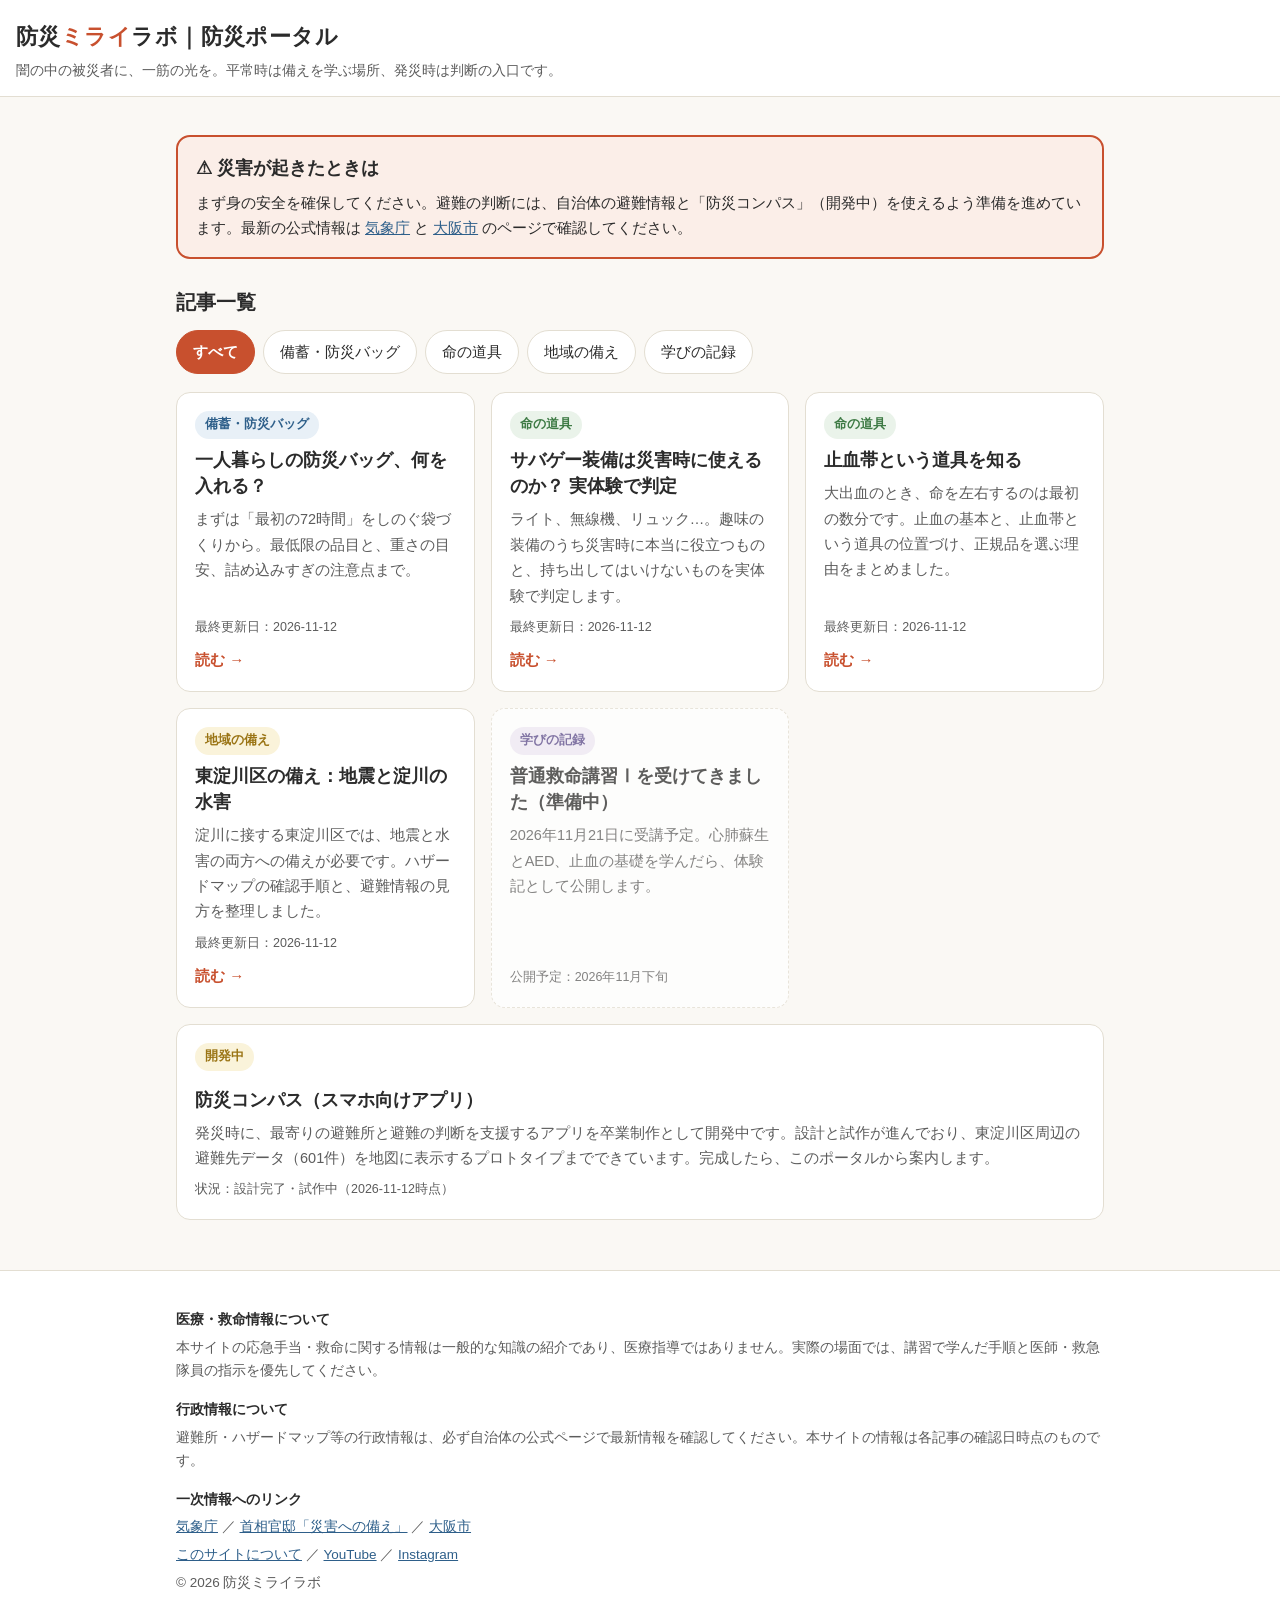
<file: index.html>
<!DOCTYPE html>
<html lang="ja">
<head>
<meta charset="UTF-8">
<meta name="viewport" content="width=device-width, initial-scale=1">
<title>防災ミライラボ｜防災ポータル</title>
<meta name="description" content="平常時は備えを学び、発災時は判断の材料にすぐたどり着くための防災ポータル。大阪市東淀川区を中心に、実体験と公的情報をもとにまとめています。">
<link rel="icon" href="favicon.png">
<link rel="apple-touch-icon" href="favicon.png">
<meta property="og:type" content="website">
<meta property="og:site_name" content="防災ミライラボ｜防災ポータル">
<meta property="og:title" content="防災ミライラボ｜防災ポータル">
<meta property="og:description" content="">
<meta property="og:url" content="https://beeazy0721-pixel.github.io/bousai-portal/">
<meta property="og:image" content="https://beeazy0721-pixel.github.io/bousai-portal/favicon.png">
<link rel="stylesheet" href="style.css">
</head>
<body>
<header class="site">
  <div class="brand">防災<span>ミライ</span>ラボ｜防災ポータル</div>
  <div class="tagline">闇の中の被災者に、一筋の光を。平常時は備えを学ぶ場所、発災時は判断の入口です。</div>
</header>
<main>
  <div class="emergency">
    <div class="big">⚠ 災害が起きたときは</div>
    <p>まず身の安全を確保してください。避難の判断には、自治体の避難情報と「防災コンパス」（開発中）を使えるよう準備を進めています。最新の公式情報は <a href="https://www.jma.go.jp/" target="_blank" rel="noopener">気象庁</a> と <a href="https://www.city.osaka.lg.jp/" target="_blank" rel="noopener">大阪市</a> のページで確認してください。</p>
  </div>

  <h1 style="font-size:20px;margin:0 0 4px;">記事一覧</h1>
  <div class="filters" id="filters">
    <button class="active" data-filter="all">すべて</button>
    <button data-filter="bag">備蓄・防災バッグ</button>
    <button data-filter="gear">命の道具</button>
    <button data-filter="region">地域の備え</button>
    <button data-filter="learn">学びの記録</button>
  </div>

  <div class="grid" id="grid">
    <div class="card" data-cat="bag">
      <span class="cat cat-bag">備蓄・防災バッグ</span>
      <h2><a href="articles/bag.html">一人暮らしの防災バッグ、何を入れる？</a></h2>
      <p>まずは「最初の72時間」をしのぐ袋づくりから。最低限の品目と、重さの目安、詰め込みすぎの注意点まで。</p>
      <div class="meta">最終更新日：2026-11-12</div>
      <a class="go" href="articles/bag.html">読む →</a>
    </div>
    <div class="card" data-cat="gear">
      <span class="cat cat-gear">命の道具</span>
      <h2><a href="articles/gear.html">サバゲー装備は災害時に使えるのか？ 実体験で判定</a></h2>
      <p>ライト、無線機、リュック…。趣味の装備のうち災害時に本当に役立つものと、持ち出してはいけないものを実体験で判定します。</p>
      <div class="meta">最終更新日：2026-11-12</div>
      <a class="go" href="articles/gear.html">読む →</a>
    </div>
    <div class="card" data-cat="gear">
      <span class="cat cat-gear">命の道具</span>
      <h2><a href="articles/tourniquet.html">止血帯という道具を知る</a></h2>
      <p>大出血のとき、命を左右するのは最初の数分です。止血の基本と、止血帯という道具の位置づけ、正規品を選ぶ理由をまとめました。</p>
      <div class="meta">最終更新日：2026-11-12</div>
      <a class="go" href="articles/tourniquet.html">読む →</a>
    </div>
    <div class="card" data-cat="region">
      <span class="cat cat-region">地域の備え</span>
      <h2><a href="articles/higashiyodogawa.html">東淀川区の備え：地震と淀川の水害</a></h2>
      <p>淀川に接する東淀川区では、地震と水害の両方への備えが必要です。ハザードマップの確認手順と、避難情報の見方を整理しました。</p>
      <div class="meta">最終更新日：2026-11-12</div>
      <a class="go" href="articles/higashiyodogawa.html">読む →</a>
    </div>
    <div class="card soon" data-cat="learn">
      <span class="cat cat-learn">学びの記録</span>
      <h2>普通救命講習Ⅰを受けてきました（準備中）</h2>
      <p>2026年11月21日に受講予定。心肺蘇生とAED、止血の基礎を学んだら、体験記として公開します。</p>
      <div class="meta">公開予定：2026年11月下旬</div>
    </div>
  </div>

  <section class="card" style="margin-top:16px;">
    <span class="cat cat-region">開発中</span>
    <h2 style="margin-top:8px;">防災コンパス（スマホ向けアプリ）</h2>
    <p>発災時に、最寄りの避難所と避難の判断を支援するアプリを卒業制作として開発中です。設計と試作が進んでおり、東淀川区周辺の避難先データ（601件）を地図に表示するプロトタイプまでできています。完成したら、このポータルから案内します。</p>
    <div class="meta">状況：設計完了・試作中（2026-11-12時点）</div>
  </section>
</main>
<footer class="site">
  <div class="inner">
    <h3>医療・救命情報について</h3>
    <p>本サイトの応急手当・救命に関する情報は一般的な知識の紹介であり、医療指導ではありません。実際の場面では、講習で学んだ手順と医師・救急隊員の指示を優先してください。</p>
    <h3>行政情報について</h3>
    <p>避難所・ハザードマップ等の行政情報は、必ず自治体の公式ページで最新情報を確認してください。本サイトの情報は各記事の確認日時点のものです。</p>
    <h3>一次情報へのリンク</h3>
    <p><a href="https://www.jma.go.jp/" target="_blank" rel="noopener">気象庁</a> ／ <a href="https://www.kantei.go.jp/jp/headline/bousai/sonae.html" target="_blank" rel="noopener">首相官邸「災害への備え」</a> ／ <a href="https://www.city.osaka.lg.jp/" target="_blank" rel="noopener">大阪市</a></p>
    <p><a href="about.html">このサイトについて</a> ／ <a href="https://www.youtube.com/@bousai-mirai-lab" target="_blank" rel="noopener">YouTube</a> ／ <a href="https://www.instagram.com/bousai.mirai.lab" target="_blank" rel="noopener">Instagram</a></p>
    <p>© 2026 防災ミライラボ</p>
  </div>
</footer>
<script src="script.js"></script>
</body>
</html>
</file>
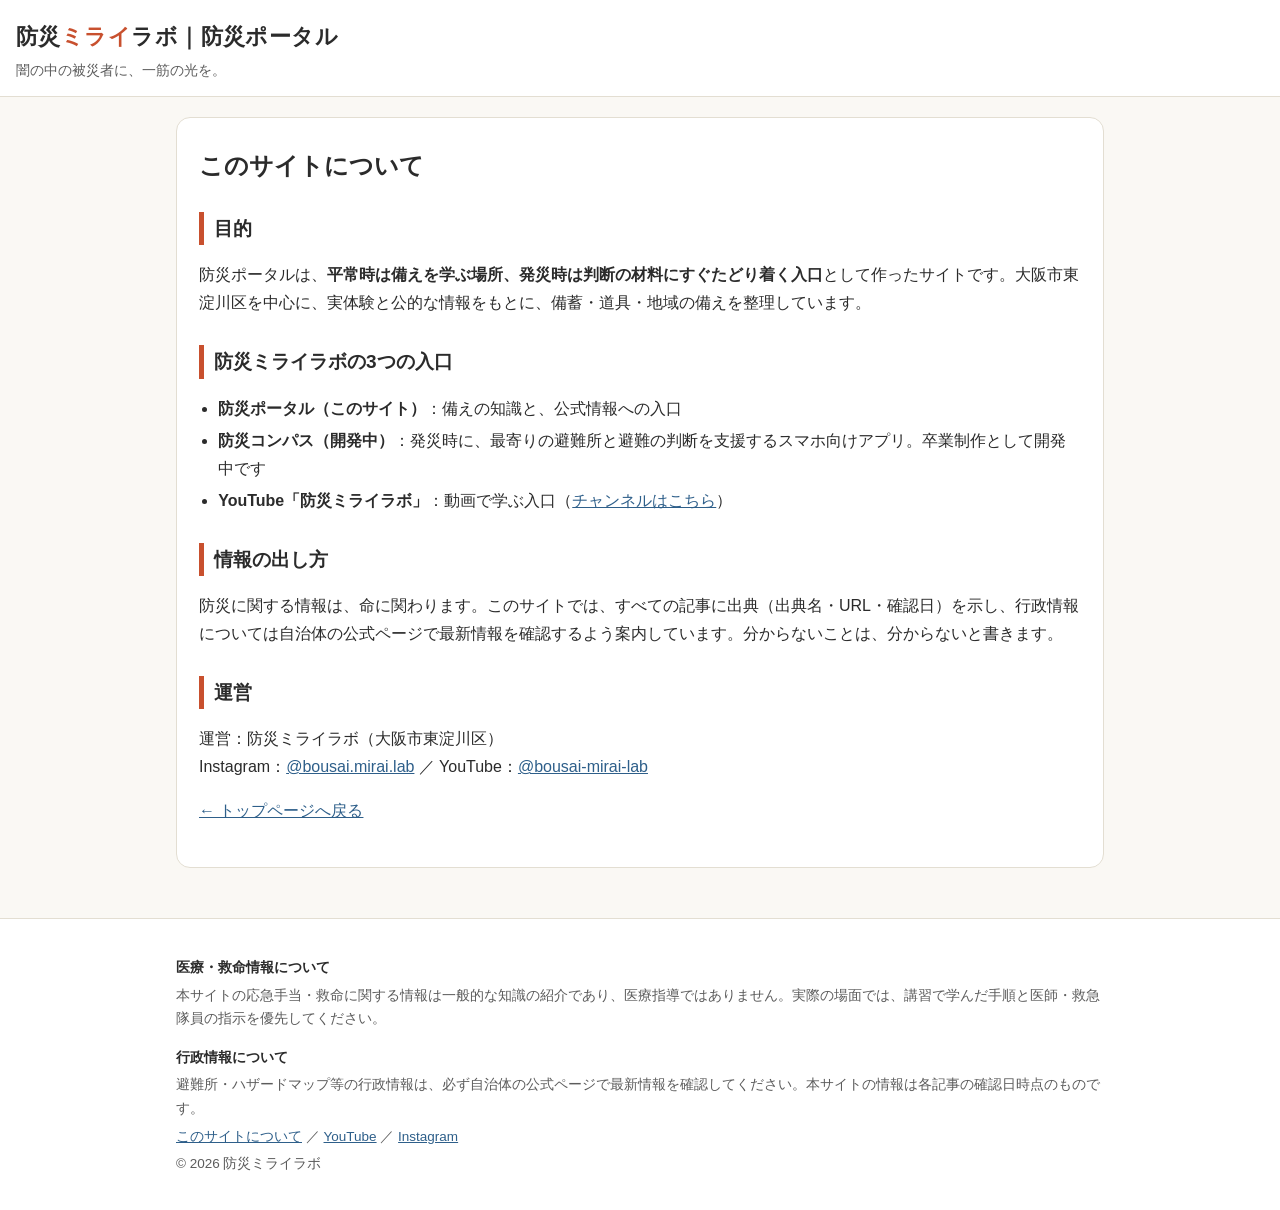
<file: about.html>
<!DOCTYPE html>
<html lang="ja">
<head>
<meta charset="UTF-8">
<meta name="viewport" content="width=device-width, initial-scale=1">
<title>このサイトについて｜防災ミライラボ</title>
<meta name="description" content="防災ポータル（防災ミライラボ）の目的、運営、出処の示し方について。">
<link rel="icon" href="favicon.png">
<link rel="apple-touch-icon" href="favicon.png">
<meta property="og:type" content="website">
<meta property="og:site_name" content="防災ミライラボ｜防災ポータル">
<meta property="og:title" content="このサイトについて｜防災ミライラボ">
<meta property="og:description" content="防災ポータル（防災ミライラボ）の目的、運営、出処の示し方について。">
<meta property="og:url" content="https://beeazy0721-pixel.github.io/bousai-portal/about.html">
<meta property="og:image" content="https://beeazy0721-pixel.github.io/bousai-portal/favicon.png">
<link rel="stylesheet" href="style.css">
</head>
<body>
<header class="site">
  <div class="brand">防災<span>ミライ</span>ラボ｜防災ポータル</div>
  <div class="tagline">闇の中の被災者に、一筋の光を。</div>
</header>
<main>
<article class="page">
  <h1>このサイトについて</h1>

  <h2>目的</h2>
  <p>防災ポータルは、<strong>平常時は備えを学ぶ場所、発災時は判断の材料にすぐたどり着く入口</strong>として作ったサイトです。大阪市東淀川区を中心に、実体験と公的な情報をもとに、備蓄・道具・地域の備えを整理しています。</p>

  <h2>防災ミライラボの3つの入口</h2>
  <ul>
    <li><strong>防災ポータル（このサイト）</strong>：備えの知識と、公式情報への入口</li>
    <li><strong>防災コンパス（開発中）</strong>：発災時に、最寄りの避難所と避難の判断を支援するスマホ向けアプリ。卒業制作として開発中です</li>
    <li><strong>YouTube「防災ミライラボ」</strong>：動画で学ぶ入口（<a href="https://www.youtube.com/@bousai-mirai-lab" target="_blank" rel="noopener">チャンネルはこちら</a>）</li>
  </ul>

  <h2>情報の出し方</h2>
  <p>防災に関する情報は、命に関わります。このサイトでは、すべての記事に出典（出典名・URL・確認日）を示し、行政情報については自治体の公式ページで最新情報を確認するよう案内しています。分からないことは、分からないと書きます。</p>

  <h2>運営</h2>
  <p>運営：防災ミライラボ（大阪市東淀川区）<br>
  Instagram：<a href="https://www.instagram.com/bousai.mirai.lab" target="_blank" rel="noopener">@bousai.mirai.lab</a> ／ YouTube：<a href="https://www.youtube.com/@bousai-mirai-lab" target="_blank" rel="noopener">@bousai-mirai-lab</a></p>

  <p><a href="index.html">← トップページへ戻る</a></p>
</article>
</main>
<footer class="site">
  <div class="inner">
    <h3>医療・救命情報について</h3>
    <p>本サイトの応急手当・救命に関する情報は一般的な知識の紹介であり、医療指導ではありません。実際の場面では、講習で学んだ手順と医師・救急隊員の指示を優先してください。</p>
    <h3>行政情報について</h3>
    <p>避難所・ハザードマップ等の行政情報は、必ず自治体の公式ページで最新情報を確認してください。本サイトの情報は各記事の確認日時点のものです。</p>
    <p><a href="about.html">このサイトについて</a> ／ <a href="https://www.youtube.com/@bousai-mirai-lab" target="_blank" rel="noopener">YouTube</a> ／ <a href="https://www.instagram.com/bousai.mirai.lab" target="_blank" rel="noopener">Instagram</a></p>
    <p>© 2026 防災ミライラボ</p>
  </div>
</footer>
</body>
</html>
</file>
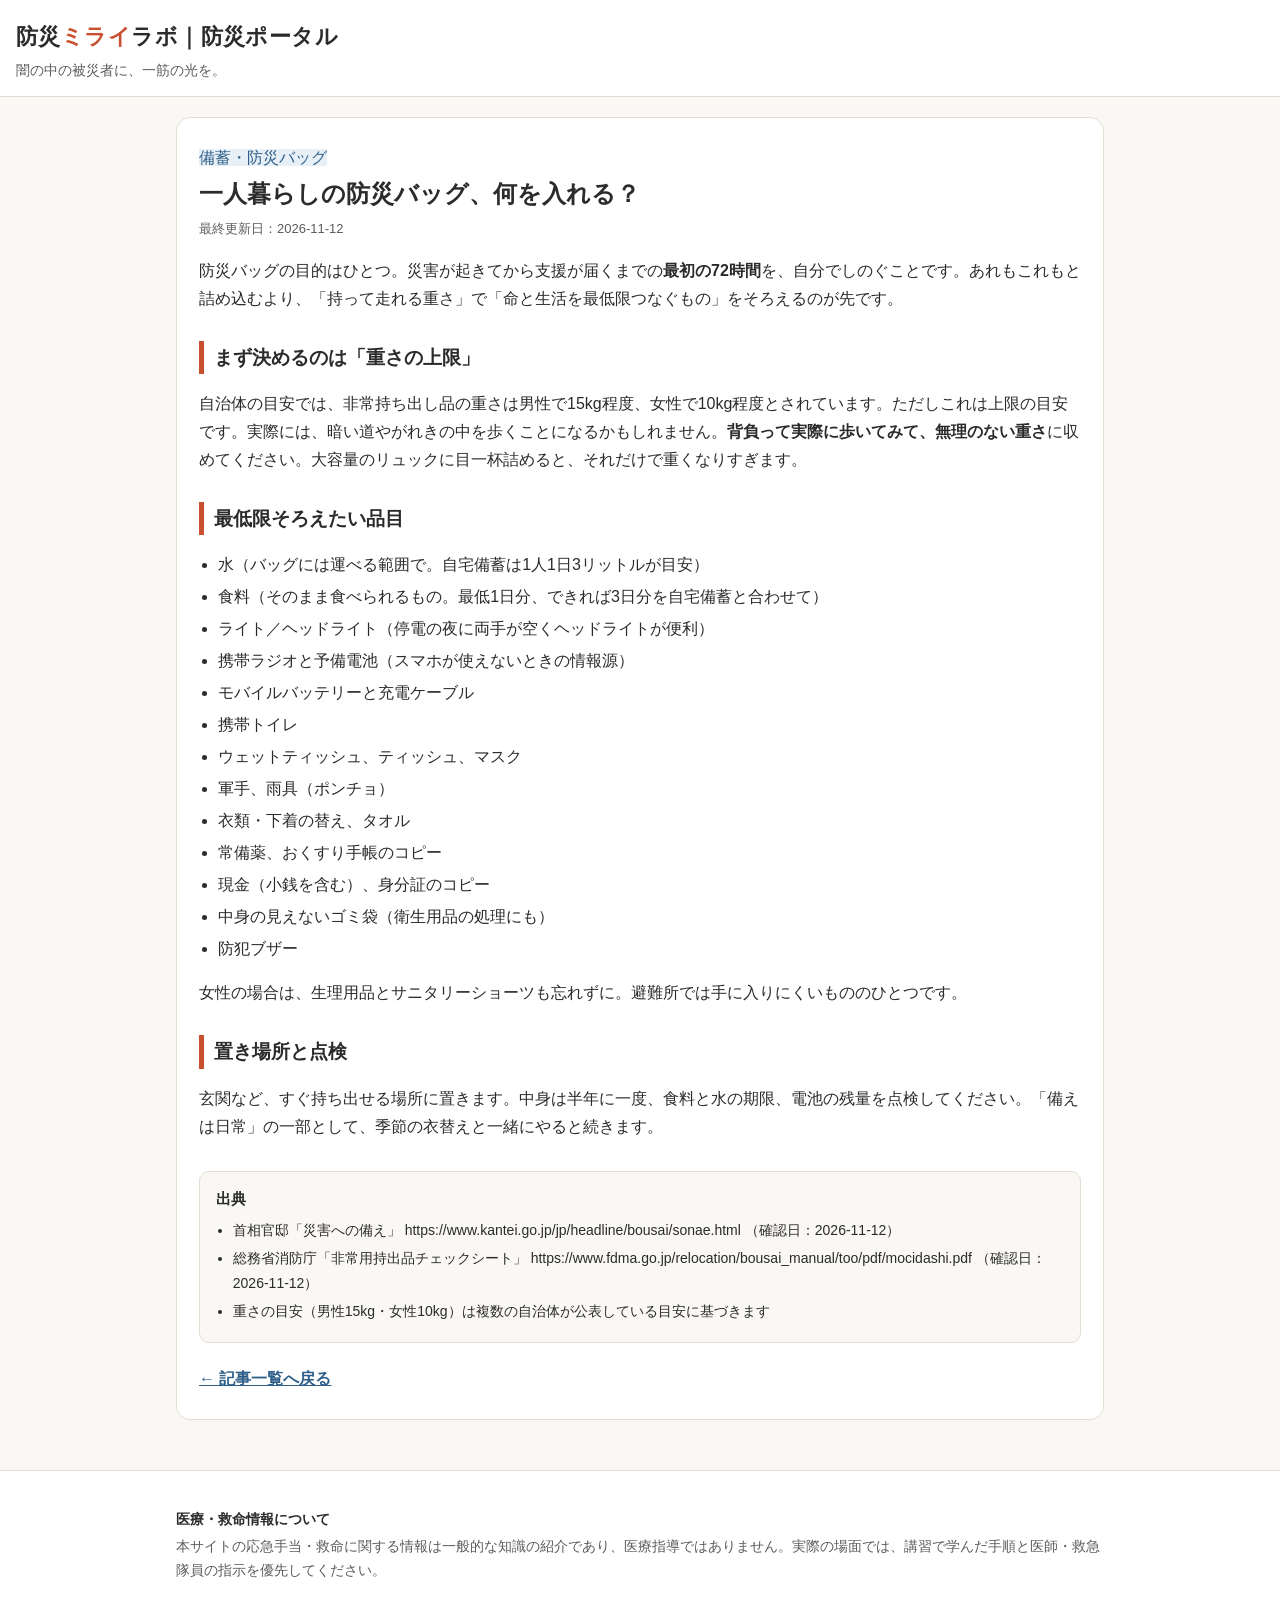
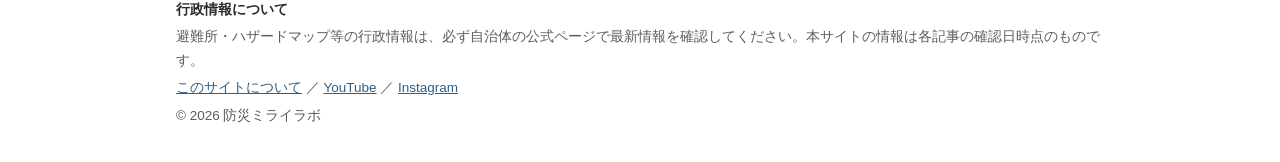
<file: articles/bag.html>
<!DOCTYPE html>
<html lang="ja">
<head>
<meta charset="UTF-8">
<meta name="viewport" content="width=device-width, initial-scale=1">
<title>一人暮らしの防災バッグ、何を入れる？｜防災ミライラボ</title>
<meta name="description" content="最初の72時間をしのぐ防災バッグづくり。最低限の品目と重さの目安、詰め込みすぎの注意点をまとめました。">
<link rel="icon" href="../favicon.png">
<link rel="apple-touch-icon" href="../favicon.png">
<meta property="og:type" content="article">
<meta property="og:site_name" content="防災ミライラボ｜防災ポータル">
<meta property="og:title" content="一人暮らしの防災バッグ、何を入れる？｜防災ミライラボ">
<meta property="og:description" content="最初の72時間をしのぐ防災バッグづくり。最低限の品目と重さの目安、詰め込みすぎの注意点をまとめました。">
<meta property="og:url" content="https://beeazy0721-pixel.github.io/bousai-portal/articles/bag.html">
<meta property="og:image" content="https://beeazy0721-pixel.github.io/bousai-portal/favicon.png">
<link rel="stylesheet" href="../style.css">
</head>
<body>
<header class="site">
  <div class="brand">防災<span>ミライ</span>ラボ｜防災ポータル</div>
  <div class="tagline">闇の中の被災者に、一筋の光を。</div>
</header>
<main>
<article class="page">
  <span class="cat cat-bag">備蓄・防災バッグ</span>
  <h1>一人暮らしの防災バッグ、何を入れる？</h1>
  <div class="meta">最終更新日：2026-11-12</div>

  <p>防災バッグの目的はひとつ。災害が起きてから支援が届くまでの<strong>最初の72時間</strong>を、自分でしのぐことです。あれもこれもと詰め込むより、「持って走れる重さ」で「命と生活を最低限つなぐもの」をそろえるのが先です。</p>

  <h2>まず決めるのは「重さの上限」</h2>
  <p>自治体の目安では、非常持ち出し品の重さは男性で15kg程度、女性で10kg程度とされています。ただしこれは上限の目安です。実際には、暗い道やがれきの中を歩くことになるかもしれません。<strong>背負って実際に歩いてみて、無理のない重さ</strong>に収めてください。大容量のリュックに目一杯詰めると、それだけで重くなりすぎます。</p>

  <h2>最低限そろえたい品目</h2>
  <ul>
    <li>水（バッグには運べる範囲で。自宅備蓄は1人1日3リットルが目安）</li>
    <li>食料（そのまま食べられるもの。最低1日分、できれば3日分を自宅備蓄と合わせて）</li>
    <li>ライト／ヘッドライト（停電の夜に両手が空くヘッドライトが便利）</li>
    <li>携帯ラジオと予備電池（スマホが使えないときの情報源）</li>
    <li>モバイルバッテリーと充電ケーブル</li>
    <li>携帯トイレ</li>
    <li>ウェットティッシュ、ティッシュ、マスク</li>
    <li>軍手、雨具（ポンチョ）</li>
    <li>衣類・下着の替え、タオル</li>
    <li>常備薬、おくすり手帳のコピー</li>
    <li>現金（小銭を含む）、身分証のコピー</li>
    <li>中身の見えないゴミ袋（衛生用品の処理にも）</li>
    <li>防犯ブザー</li>
  </ul>
  <p>女性の場合は、生理用品とサニタリーショーツも忘れずに。避難所では手に入りにくいもののひとつです。</p>

  <h2>置き場所と点検</h2>
  <p>玄関など、すぐ持ち出せる場所に置きます。中身は半年に一度、食料と水の期限、電池の残量を点検してください。「備えは日常」の一部として、季節の衣替えと一緒にやると続きます。</p>

  <div class="sources">
    <h3>出典</h3>
    <ul>
      <li>首相官邸「災害への備え」 https://www.kantei.go.jp/jp/headline/bousai/sonae.html （確認日：2026-11-12）</li>
      <li>総務省消防庁「非常用持出品チェックシート」 https://www.fdma.go.jp/relocation/bousai_manual/too/pdf/mocidashi.pdf （確認日：2026-11-12）</li>
      <li>重さの目安（男性15kg・女性10kg）は複数の自治体が公表している目安に基づきます</li>
    </ul>
  </div>
  <a class="back" href="../index.html">← 記事一覧へ戻る</a>
</article>
</main>
<footer class="site">
  <div class="inner">
    <h3>医療・救命情報について</h3>
    <p>本サイトの応急手当・救命に関する情報は一般的な知識の紹介であり、医療指導ではありません。実際の場面では、講習で学んだ手順と医師・救急隊員の指示を優先してください。</p>
    <h3>行政情報について</h3>
    <p>避難所・ハザードマップ等の行政情報は、必ず自治体の公式ページで最新情報を確認してください。本サイトの情報は各記事の確認日時点のものです。</p>
    <p><a href="../about.html">このサイトについて</a> ／ <a href="https://www.youtube.com/@bousai-mirai-lab" target="_blank" rel="noopener">YouTube</a> ／ <a href="https://www.instagram.com/bousai.mirai.lab" target="_blank" rel="noopener">Instagram</a></p>
    <p>© 2026 防災ミライラボ</p>
  </div>
</footer>
</body>
</html>
</file>
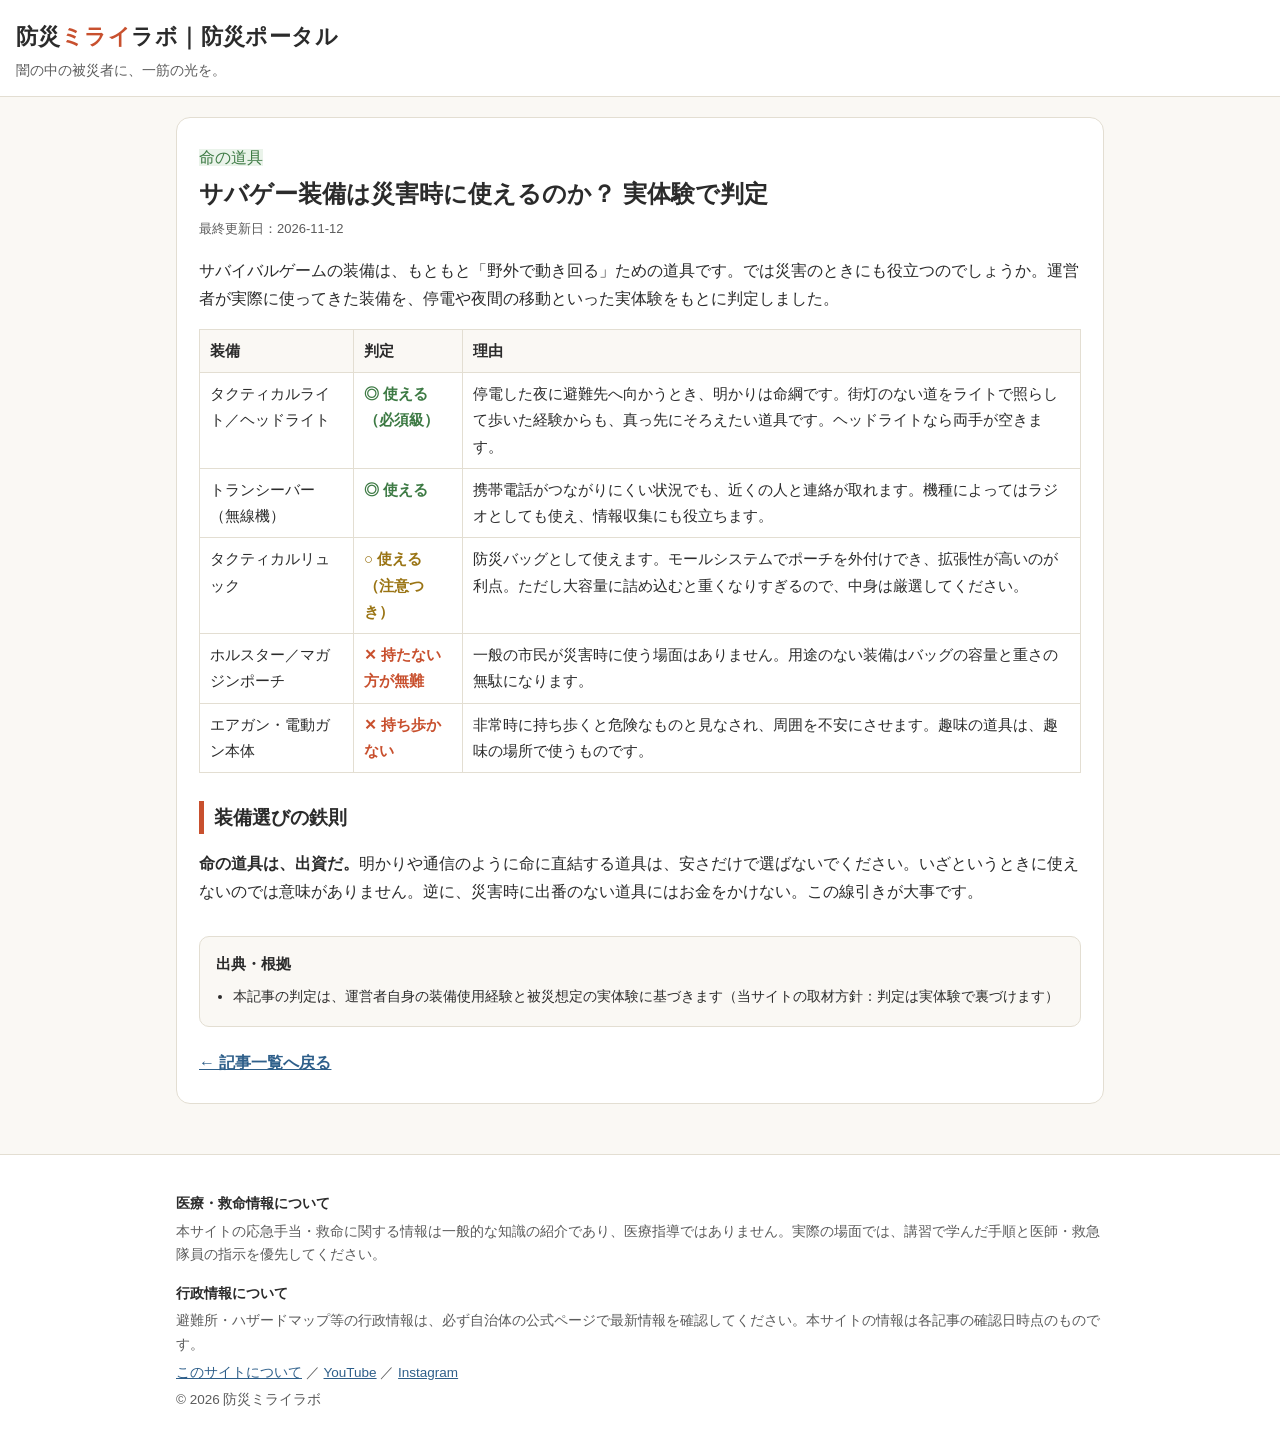
<file: articles/gear.html>
<!DOCTYPE html>
<html lang="ja">
<head>
<meta charset="UTF-8">
<meta name="viewport" content="width=device-width, initial-scale=1">
<title>サバゲー装備は災害時に使えるのか？ 実体験で判定｜防災ミライラボ</title>
<meta name="description" content="ライト、無線機、リュックなど、趣味の装備が災害時に本当に使えるかを実体験で判定します。">
<link rel="icon" href="../favicon.png">
<link rel="apple-touch-icon" href="../favicon.png">
<meta property="og:type" content="article">
<meta property="og:site_name" content="防災ミライラボ｜防災ポータル">
<meta property="og:title" content="サバゲー装備は災害時に使えるのか？ 実体験で判定｜防災ミライラボ">
<meta property="og:description" content="ライト、無線機、リュックなど、趣味の装備が災害時に本当に使えるかを実体験で判定します。">
<meta property="og:url" content="https://beeazy0721-pixel.github.io/bousai-portal/articles/gear.html">
<meta property="og:image" content="https://beeazy0721-pixel.github.io/bousai-portal/favicon.png">
<link rel="stylesheet" href="../style.css">
</head>
<body>
<header class="site">
  <div class="brand">防災<span>ミライ</span>ラボ｜防災ポータル</div>
  <div class="tagline">闇の中の被災者に、一筋の光を。</div>
</header>
<main>
<article class="page">
  <span class="cat cat-gear">命の道具</span>
  <h1>サバゲー装備は災害時に使えるのか？ 実体験で判定</h1>
  <div class="meta">最終更新日：2026-11-12</div>

  <p>サバイバルゲームの装備は、もともと「野外で動き回る」ための道具です。では災害のときにも役立つのでしょうか。運営者が実際に使ってきた装備を、停電や夜間の移動といった実体験をもとに判定しました。</p>

  <table class="verdict">
    <tr><th>装備</th><th>判定</th><th>理由</th></tr>
    <tr>
      <td>タクティカルライト／ヘッドライト</td>
      <td class="mark m-ok">◎ 使える（必須級）</td>
      <td>停電した夜に避難先へ向かうとき、明かりは命綱です。街灯のない道をライトで照らして歩いた経験からも、真っ先にそろえたい道具です。ヘッドライトなら両手が空きます。</td>
    </tr>
    <tr>
      <td>トランシーバー（無線機）</td>
      <td class="mark m-ok">◎ 使える</td>
      <td>携帯電話がつながりにくい状況でも、近くの人と連絡が取れます。機種によってはラジオとしても使え、情報収集にも役立ちます。</td>
    </tr>
    <tr>
      <td>タクティカルリュック</td>
      <td class="mark m-mid">○ 使える（注意つき）</td>
      <td>防災バッグとして使えます。モールシステムでポーチを外付けでき、拡張性が高いのが利点。ただし大容量に詰め込むと重くなりすぎるので、中身は厳選してください。</td>
    </tr>
    <tr>
      <td>ホルスター／マガジンポーチ</td>
      <td class="mark m-ng">✕ 持たない方が無難</td>
      <td>一般の市民が災害時に使う場面はありません。用途のない装備はバッグの容量と重さの無駄になります。</td>
    </tr>
    <tr>
      <td>エアガン・電動ガン本体</td>
      <td class="mark m-ng">✕ 持ち歩かない</td>
      <td>非常時に持ち歩くと危険なものと見なされ、周囲を不安にさせます。趣味の道具は、趣味の場所で使うものです。</td>
    </tr>
  </table>

  <h2>装備選びの鉄則</h2>
  <p><strong>命の道具は、出資だ。</strong>明かりや通信のように命に直結する道具は、安さだけで選ばないでください。いざというときに使えないのでは意味がありません。逆に、災害時に出番のない道具にはお金をかけない。この線引きが大事です。</p>

  <div class="sources">
    <h3>出典・根拠</h3>
    <ul>
      <li>本記事の判定は、運営者自身の装備使用経験と被災想定の実体験に基づきます（当サイトの取材方針：判定は実体験で裏づけます）</li>
    </ul>
  </div>
  <a class="back" href="../index.html">← 記事一覧へ戻る</a>
</article>
</main>
<footer class="site">
  <div class="inner">
    <h3>医療・救命情報について</h3>
    <p>本サイトの応急手当・救命に関する情報は一般的な知識の紹介であり、医療指導ではありません。実際の場面では、講習で学んだ手順と医師・救急隊員の指示を優先してください。</p>
    <h3>行政情報について</h3>
    <p>避難所・ハザードマップ等の行政情報は、必ず自治体の公式ページで最新情報を確認してください。本サイトの情報は各記事の確認日時点のものです。</p>
    <p><a href="../about.html">このサイトについて</a> ／ <a href="https://www.youtube.com/@bousai-mirai-lab" target="_blank" rel="noopener">YouTube</a> ／ <a href="https://www.instagram.com/bousai.mirai.lab" target="_blank" rel="noopener">Instagram</a></p>
    <p>© 2026 防災ミライラボ</p>
  </div>
</footer>
</body>
</html>
</file>
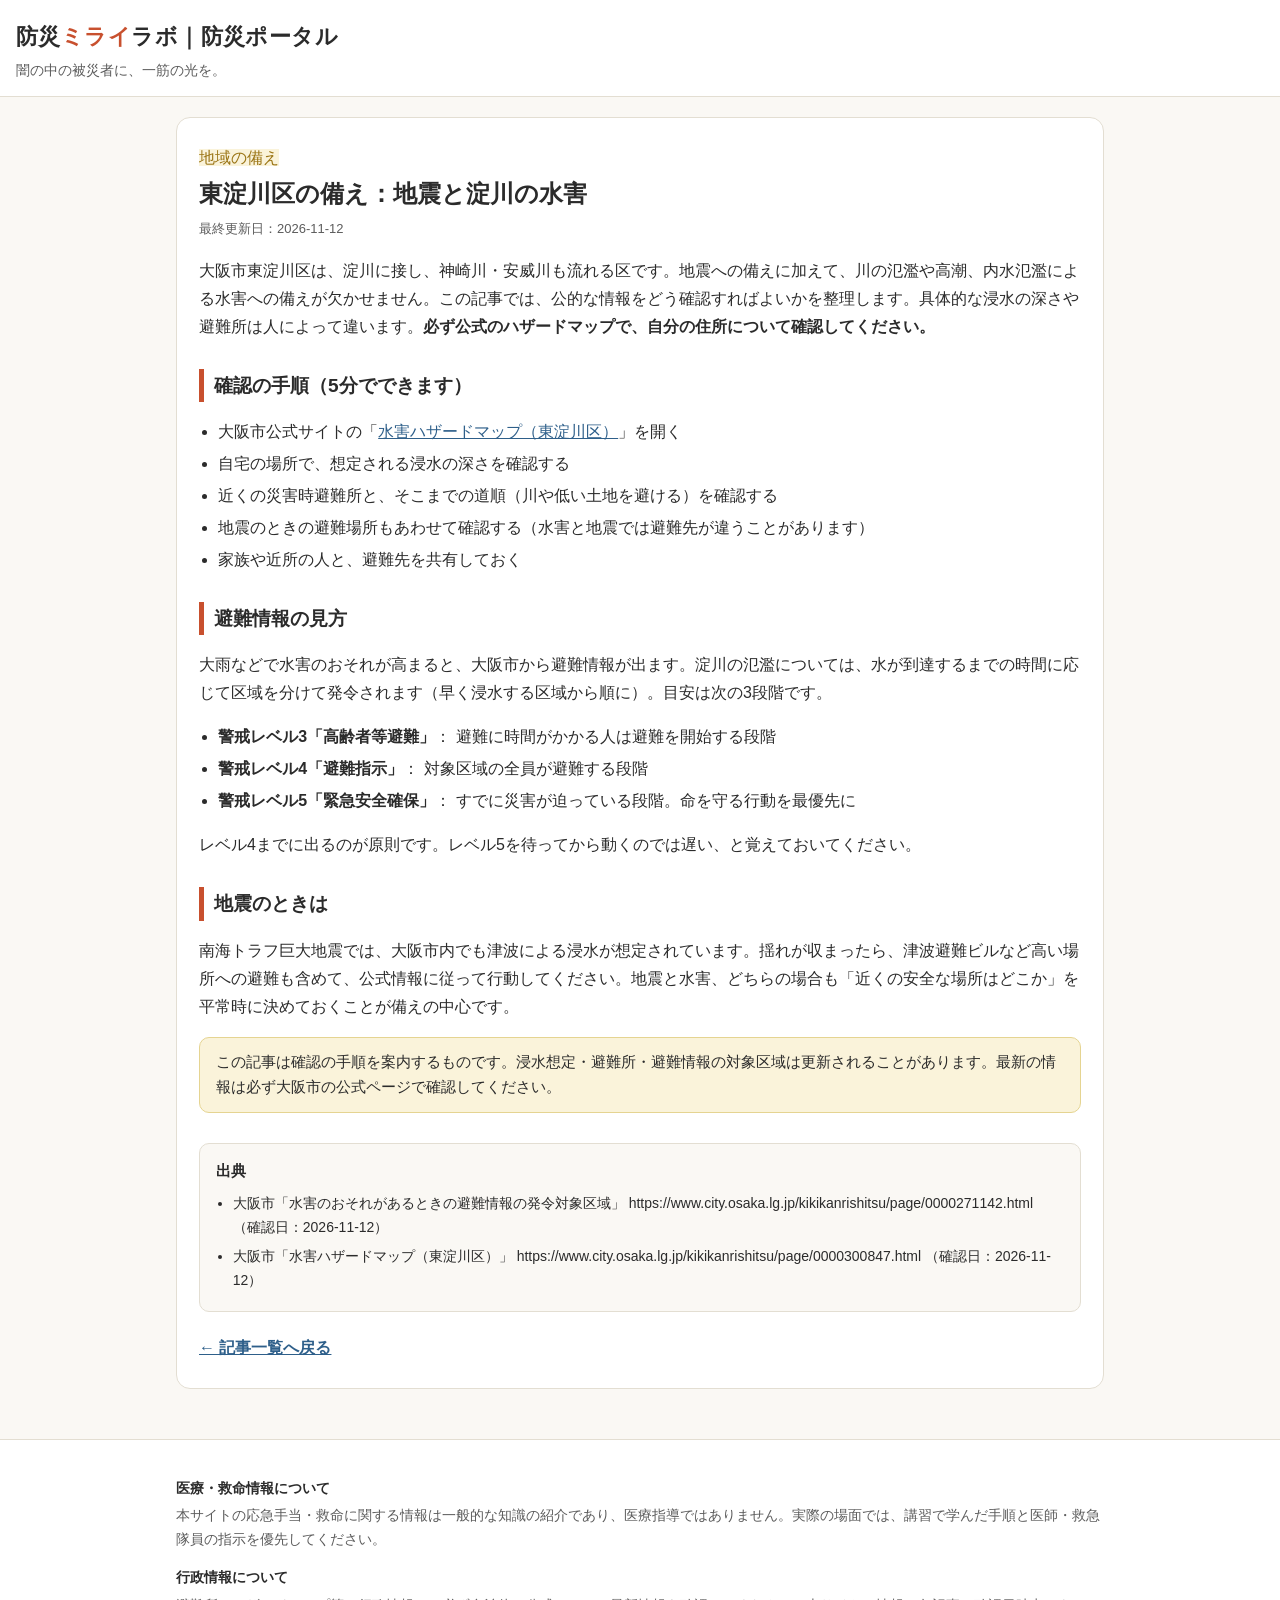
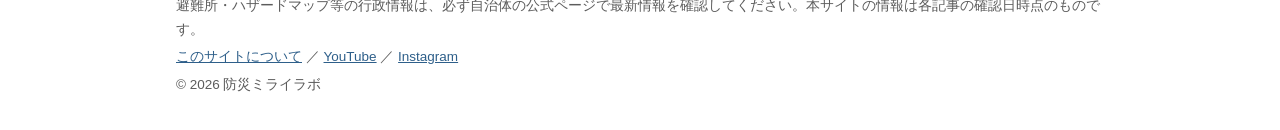
<file: articles/higashiyodogawa.html>
<!DOCTYPE html>
<html lang="ja">
<head>
<meta charset="UTF-8">
<meta name="viewport" content="width=device-width, initial-scale=1">
<title>東淀川区の備え：地震と淀川の水害｜防災ミライラボ</title>
<meta name="description" content="淀川に接する東淀川区の備え。ハザードマップの確認手順と避難情報の見方を整理しました。">
<link rel="icon" href="../favicon.png">
<link rel="apple-touch-icon" href="../favicon.png">
<meta property="og:type" content="article">
<meta property="og:site_name" content="防災ミライラボ｜防災ポータル">
<meta property="og:title" content="東淀川区の備え：地震と淀川の水害｜防災ミライラボ">
<meta property="og:description" content="淀川に接する東淀川区の備え。ハザードマップの確認手順と避難情報の見方を整理しました。">
<meta property="og:url" content="https://beeazy0721-pixel.github.io/bousai-portal/articles/higashiyodogawa.html">
<meta property="og:image" content="https://beeazy0721-pixel.github.io/bousai-portal/favicon.png">
<link rel="stylesheet" href="../style.css">
</head>
<body>
<header class="site">
  <div class="brand">防災<span>ミライ</span>ラボ｜防災ポータル</div>
  <div class="tagline">闇の中の被災者に、一筋の光を。</div>
</header>
<main>
<article class="page">
  <span class="cat cat-region">地域の備え</span>
  <h1>東淀川区の備え：地震と淀川の水害</h1>
  <div class="meta">最終更新日：2026-11-12</div>

  <p>大阪市東淀川区は、淀川に接し、神崎川・安威川も流れる区です。地震への備えに加えて、川の氾濫や高潮、内水氾濫による水害への備えが欠かせません。この記事では、公的な情報をどう確認すればよいかを整理します。具体的な浸水の深さや避難所は人によって違います。<strong>必ず公式のハザードマップで、自分の住所について確認してください。</strong></p>

  <h2>確認の手順（5分でできます）</h2>
  <ul>
    <li>大阪市公式サイトの「<a href="https://www.city.osaka.lg.jp/kikikanrishitsu/page/0000300847.html" target="_blank" rel="noopener">水害ハザードマップ（東淀川区）</a>」を開く</li>
    <li>自宅の場所で、想定される浸水の深さを確認する</li>
    <li>近くの災害時避難所と、そこまでの道順（川や低い土地を避ける）を確認する</li>
    <li>地震のときの避難場所もあわせて確認する（水害と地震では避難先が違うことがあります）</li>
    <li>家族や近所の人と、避難先を共有しておく</li>
  </ul>

  <h2>避難情報の見方</h2>
  <p>大雨などで水害のおそれが高まると、大阪市から避難情報が出ます。淀川の氾濫については、水が到達するまでの時間に応じて区域を分けて発令されます（早く浸水する区域から順に）。目安は次の3段階です。</p>
  <ul>
    <li><strong>警戒レベル3「高齢者等避難」</strong>： 避難に時間がかかる人は避難を開始する段階</li>
    <li><strong>警戒レベル4「避難指示」</strong>： 対象区域の全員が避難する段階</li>
    <li><strong>警戒レベル5「緊急安全確保」</strong>： すでに災害が迫っている段階。命を守る行動を最優先に</li>
  </ul>
  <p>レベル4までに出るのが原則です。レベル5を待ってから動くのでは遅い、と覚えておいてください。</p>

  <h2>地震のときは</h2>
  <p>南海トラフ巨大地震では、大阪市内でも津波による浸水が想定されています。揺れが収まったら、津波避難ビルなど高い場所への避難も含めて、公式情報に従って行動してください。地震と水害、どちらの場合も「近くの安全な場所はどこか」を平常時に決めておくことが備えの中心です。</p>

  <div class="warn">この記事は確認の手順を案内するものです。浸水想定・避難所・避難情報の対象区域は更新されることがあります。最新の情報は必ず大阪市の公式ページで確認してください。</div>

  <div class="sources">
    <h3>出典</h3>
    <ul>
      <li>大阪市「水害のおそれがあるときの避難情報の発令対象区域」 https://www.city.osaka.lg.jp/kikikanrishitsu/page/0000271142.html （確認日：2026-11-12）</li>
      <li>大阪市「水害ハザードマップ（東淀川区）」 https://www.city.osaka.lg.jp/kikikanrishitsu/page/0000300847.html （確認日：2026-11-12）</li>
    </ul>
  </div>
  <a class="back" href="../index.html">← 記事一覧へ戻る</a>
</article>
</main>
<footer class="site">
  <div class="inner">
    <h3>医療・救命情報について</h3>
    <p>本サイトの応急手当・救命に関する情報は一般的な知識の紹介であり、医療指導ではありません。実際の場面では、講習で学んだ手順と医師・救急隊員の指示を優先してください。</p>
    <h3>行政情報について</h3>
    <p>避難所・ハザードマップ等の行政情報は、必ず自治体の公式ページで最新情報を確認してください。本サイトの情報は各記事の確認日時点のものです。</p>
    <p><a href="../about.html">このサイトについて</a> ／ <a href="https://www.youtube.com/@bousai-mirai-lab" target="_blank" rel="noopener">YouTube</a> ／ <a href="https://www.instagram.com/bousai.mirai.lab" target="_blank" rel="noopener">Instagram</a></p>
    <p>© 2026 防災ミライラボ</p>
  </div>
</footer>
</body>
</html>
</file>
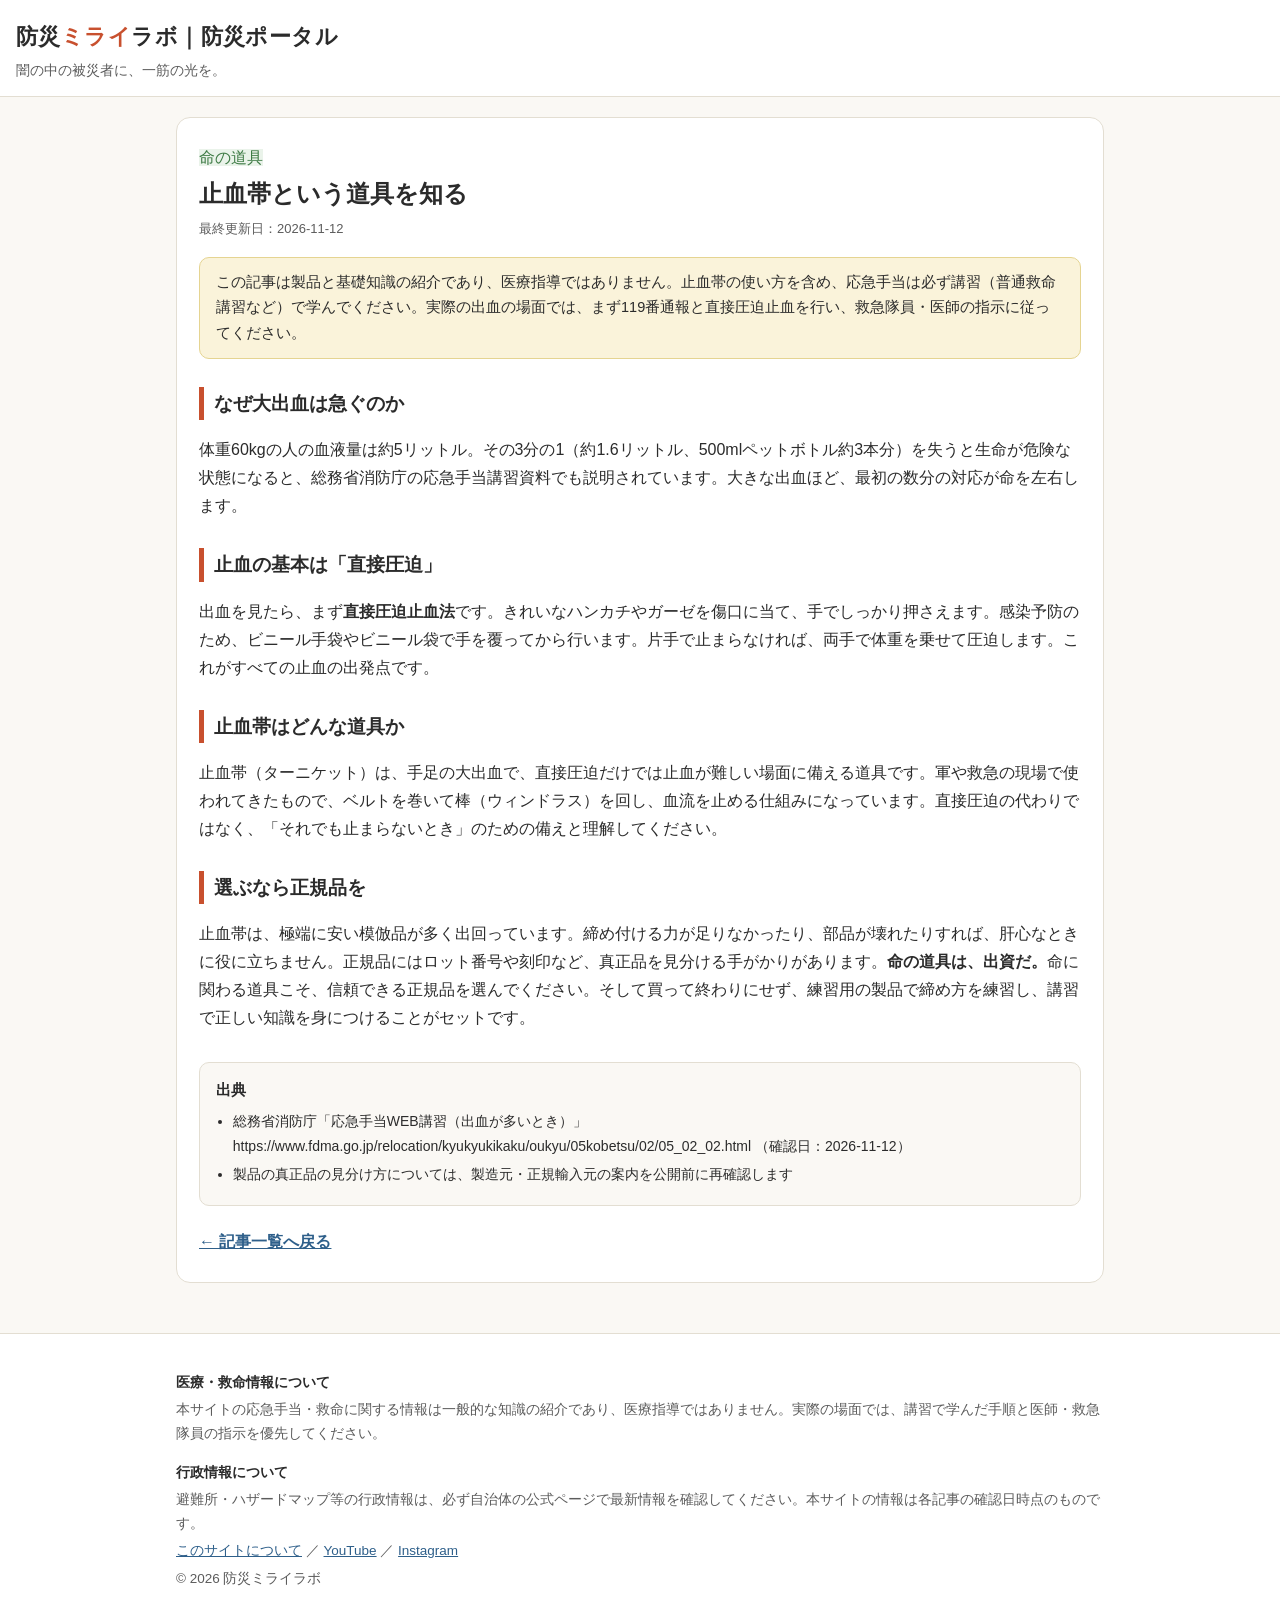
<file: articles/tourniquet.html>
<!DOCTYPE html>
<html lang="ja">
<head>
<meta charset="UTF-8">
<meta name="viewport" content="width=device-width, initial-scale=1">
<title>止血帯という道具を知る｜防災ミライラボ</title>
<meta name="description" content="大出血のとき命を左右する最初の数分。止血の基本と止血帯の位置づけ、正規品を選ぶ理由をまとめました。">
<link rel="icon" href="../favicon.png">
<link rel="apple-touch-icon" href="../favicon.png">
<meta property="og:type" content="article">
<meta property="og:site_name" content="防災ミライラボ｜防災ポータル">
<meta property="og:title" content="止血帯という道具を知る｜防災ミライラボ">
<meta property="og:description" content="大出血のとき命を左右する最初の数分。止血の基本と止血帯の位置づけ、正規品を選ぶ理由をまとめました。">
<meta property="og:url" content="https://beeazy0721-pixel.github.io/bousai-portal/articles/tourniquet.html">
<meta property="og:image" content="https://beeazy0721-pixel.github.io/bousai-portal/favicon.png">
<link rel="stylesheet" href="../style.css">
</head>
<body>
<header class="site">
  <div class="brand">防災<span>ミライ</span>ラボ｜防災ポータル</div>
  <div class="tagline">闇の中の被災者に、一筋の光を。</div>
</header>
<main>
<article class="page">
  <span class="cat cat-gear">命の道具</span>
  <h1>止血帯という道具を知る</h1>
  <div class="meta">最終更新日：2026-11-12</div>

  <div class="warn">この記事は製品と基礎知識の紹介であり、医療指導ではありません。止血帯の使い方を含め、応急手当は必ず講習（普通救命講習など）で学んでください。実際の出血の場面では、まず119番通報と直接圧迫止血を行い、救急隊員・医師の指示に従ってください。</div>

  <h2>なぜ大出血は急ぐのか</h2>
  <p>体重60kgの人の血液量は約5リットル。その3分の1（約1.6リットル、500mlペットボトル約3本分）を失うと生命が危険な状態になると、総務省消防庁の応急手当講習資料でも説明されています。大きな出血ほど、最初の数分の対応が命を左右します。</p>

  <h2>止血の基本は「直接圧迫」</h2>
  <p>出血を見たら、まず<strong>直接圧迫止血法</strong>です。きれいなハンカチやガーゼを傷口に当て、手でしっかり押さえます。感染予防のため、ビニール手袋やビニール袋で手を覆ってから行います。片手で止まらなければ、両手で体重を乗せて圧迫します。これがすべての止血の出発点です。</p>

  <h2>止血帯はどんな道具か</h2>
  <p>止血帯（ターニケット）は、手足の大出血で、直接圧迫だけでは止血が難しい場面に備える道具です。軍や救急の現場で使われてきたもので、ベルトを巻いて棒（ウィンドラス）を回し、血流を止める仕組みになっています。直接圧迫の代わりではなく、「それでも止まらないとき」のための備えと理解してください。</p>

  <h2>選ぶなら正規品を</h2>
  <p>止血帯は、極端に安い模倣品が多く出回っています。締め付ける力が足りなかったり、部品が壊れたりすれば、肝心なときに役に立ちません。正規品にはロット番号や刻印など、真正品を見分ける手がかりがあります。<strong>命の道具は、出資だ。</strong>命に関わる道具こそ、信頼できる正規品を選んでください。そして買って終わりにせず、練習用の製品で締め方を練習し、講習で正しい知識を身につけることがセットです。</p>

  <div class="sources">
    <h3>出典</h3>
    <ul>
      <li>総務省消防庁「応急手当WEB講習（出血が多いとき）」 https://www.fdma.go.jp/relocation/kyukyukikaku/oukyu/05kobetsu/02/05_02_02.html （確認日：2026-11-12）</li>
      <li>製品の真正品の見分け方については、製造元・正規輸入元の案内を公開前に再確認します</li>
    </ul>
  </div>
  <a class="back" href="../index.html">← 記事一覧へ戻る</a>
</article>
</main>
<footer class="site">
  <div class="inner">
    <h3>医療・救命情報について</h3>
    <p>本サイトの応急手当・救命に関する情報は一般的な知識の紹介であり、医療指導ではありません。実際の場面では、講習で学んだ手順と医師・救急隊員の指示を優先してください。</p>
    <h3>行政情報について</h3>
    <p>避難所・ハザードマップ等の行政情報は、必ず自治体の公式ページで最新情報を確認してください。本サイトの情報は各記事の確認日時点のものです。</p>
    <p><a href="../about.html">このサイトについて</a> ／ <a href="https://www.youtube.com/@bousai-mirai-lab" target="_blank" rel="noopener">YouTube</a> ／ <a href="https://www.instagram.com/bousai.mirai.lab" target="_blank" rel="noopener">Instagram</a></p>
    <p>© 2026 防災ミライラボ</p>
  </div>
</footer>
</body>
</html>
</file>
<file: style.css>
:root {
  --bg: #faf8f4;
  --card: #ffffff;
  --ink: #2b2b2b;
  --sub: #5c5c5c;
  --line: #e3ded2;
  --accent: #c8502e;      /* 防災オレンジ */
  --accent-soft: #fbeee8;
  --blue: #2e5f8a;
  --blue-soft: #e8f0f7;
  --green: #3d7a44;
  --green-soft: #eaf3ea;
  --amber: #9a7414;
  --amber-soft: #faf3da;
  --radius: 14px;
}
* { box-sizing: border-box; }
body {
  margin: 0; background: var(--bg); color: var(--ink);
  font-family: "Hiragino Kaku Gothic ProN", "Hiragino Sans", "Noto Sans JP", sans-serif;
  line-height: 1.75; font-size: 16px;
}
a { color: var(--blue); }
header.site {
  background: var(--card); border-bottom: 1px solid var(--line);
  padding: 18px 16px 14px;
}
header.site .brand { font-size: 22px; font-weight: 800; letter-spacing: .02em; }
header.site .brand span { color: var(--accent); }
header.site .tagline { color: var(--sub); font-size: 13.5px; margin-top: 2px; }
main { max-width: 960px; margin: 0 auto; padding: 20px 16px 40px; }

/* 発災時導線 */
.emergency {
  background: var(--accent-soft); border: 2px solid var(--accent);
  border-radius: var(--radius); padding: 16px 18px; margin: 18px 0 26px;
}
.emergency .big { font-size: 18px; font-weight: 800; }
.emergency p { margin: 6px 0 0; font-size: 14.5px; }

/* カテゴリフィルタ */
.filters { display: flex; flex-wrap: wrap; gap: 8px; margin: 10px 0 18px; }
.filters button {
  border: 1.5px solid var(--line); background: var(--card); color: var(--ink);
  border-radius: 999px; padding: 9px 16px; font-size: 15px; cursor: pointer; min-height: 44px;
}
.filters button.active { background: var(--accent); border-color: var(--accent); color: #fff; font-weight: 700; }

/* 記事グリッド */
.grid { display: grid; grid-template-columns: repeat(auto-fill, minmax(270px, 1fr)); gap: 16px; }
.card {
  background: var(--card); border: 1px solid var(--line); border-radius: var(--radius);
  padding: 18px; display: flex; flex-direction: column; gap: 8px;
}
.card .cat { font-size: 12.5px; font-weight: 700; align-self: flex-start; padding: 3px 10px; border-radius: 999px; }
.cat-bag { background: var(--blue-soft); color: var(--blue); }
.cat-gear { background: var(--green-soft); color: var(--green); }
.cat-region { background: var(--amber-soft); color: var(--amber); }
.cat-learn { background: #eee9f5; color: #5b4a8a; }
.card h2 { font-size: 18px; margin: 0; line-height: 1.45; }
.card h2 a { color: var(--ink); text-decoration: none; }
.card p { margin: 0; color: var(--sub); font-size: 14.5px; flex: 1; }
.card .meta { font-size: 12.5px; color: var(--sub); }
.card .go { font-weight: 700; color: var(--accent); text-decoration: none; font-size: 15px; }
.card.soon { opacity: .75; border-style: dashed; }

/* 記事ページ */
article.page { background: var(--card); border: 1px solid var(--line); border-radius: var(--radius); padding: 26px 22px; }
article.page h1 { font-size: 24px; line-height: 1.5; margin: 4px 0 6px; }
article.page h2 { font-size: 19px; margin: 28px 0 8px; border-left: 5px solid var(--accent); padding-left: 10px; }
article.page .meta { color: var(--sub); font-size: 13px; }
article.page ul { padding-left: 1.2em; }
article.page li { margin: 4px 0; }
.verdict { width: 100%; border-collapse: collapse; margin: 10px 0; font-size: 15px; }
.verdict th, .verdict td { border: 1px solid var(--line); padding: 8px 10px; text-align: left; vertical-align: top; }
.verdict th { background: var(--bg); }
.mark { font-weight: 800; }
.m-ok { color: var(--green); } .m-mid { color: var(--amber); } .m-ng { color: var(--accent); }
.sources { background: var(--bg); border: 1px solid var(--line); border-radius: 10px; padding: 14px 16px; font-size: 14px; margin-top: 30px; }
.sources h3 { margin: 0 0 6px; font-size: 15px; }
.sources ul { margin: 0; }
.warn { background: var(--amber-soft); border: 1px solid #e5d491; border-radius: 10px; padding: 12px 16px; font-size: 14.5px; margin: 16px 0; }
.back { display: inline-block; margin-top: 22px; font-weight: 700; }

/* フッター */
footer.site { border-top: 1px solid var(--line); background: var(--card); margin-top: 10px; }
footer.site .inner { max-width: 960px; margin: 0 auto; padding: 22px 16px 30px; font-size: 13.5px; color: var(--sub); }
footer.site h3 { font-size: 14px; color: var(--ink); margin: 14px 0 4px; }
footer.site p { margin: 4px 0; }
</file>
